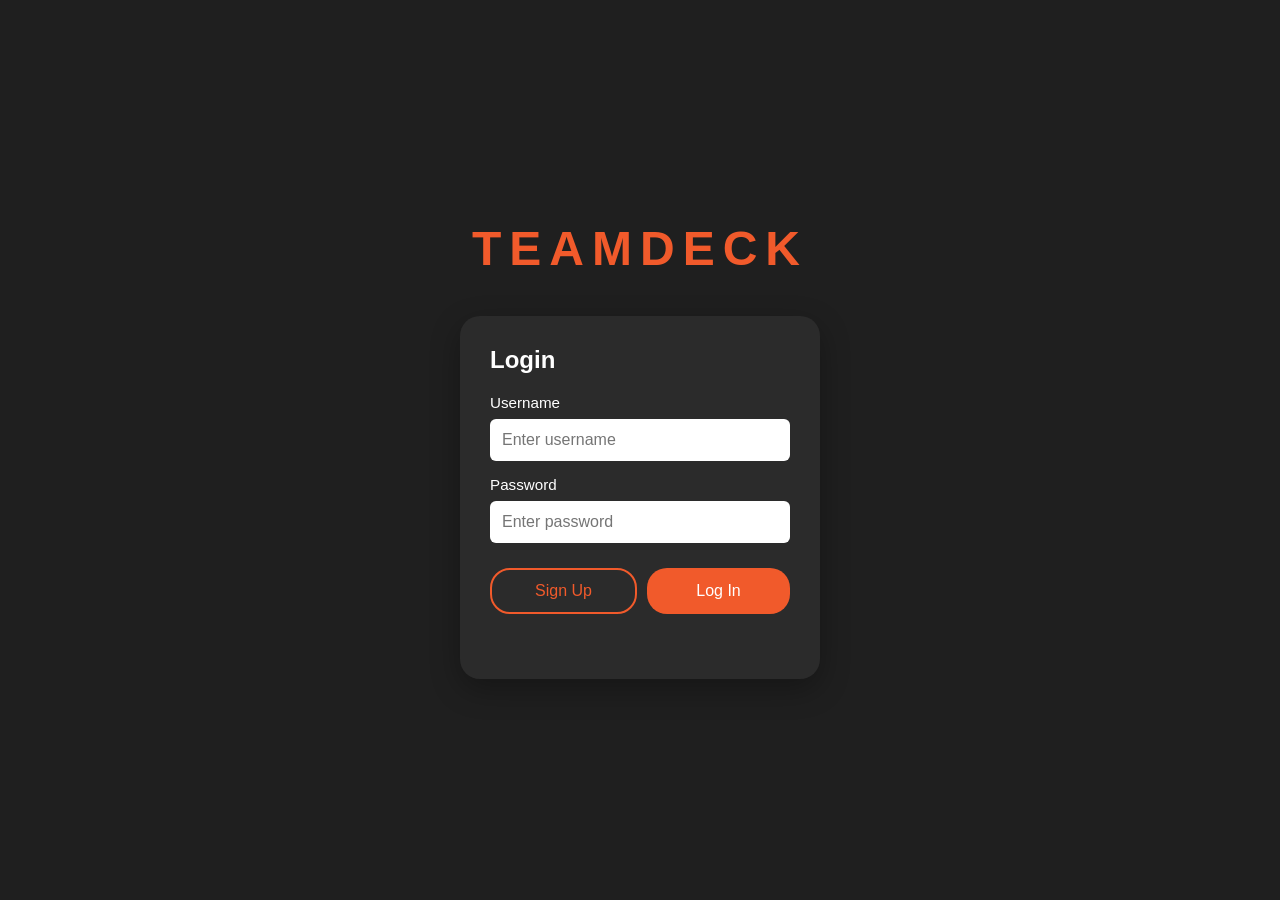
<file: index.html>
<!DOCTYPE html>
<html lang="en">
<head>
  <meta charset="UTF-8" />
  <meta name="viewport" content="width=device-width, initial-scale=1.0" />
  <title>TeamDeck Login</title>
  <link rel="stylesheet" href="style.css" />
</head>
<body>
  <div class="page">
    <h1 class="logo">TEAMDECK</h1>

    <div class="login-card">
      <h2>Login</h2>

      <label for="username">Username</label>
      <input type="text" id="username" placeholder="Enter username" />

      <label for="password">Password</label>
      <input type="password" id="password" placeholder="Enter password" />

      <div class="buttons">
        <button id="signupBtn" type="button">Sign Up</button>
        <button id="loginBtn" type="button">Log In</button>
      </div>

      <p id="message"></p>
    </div>
  </div>

  <script src="script.js"></script>
</body>
</html>
</file>
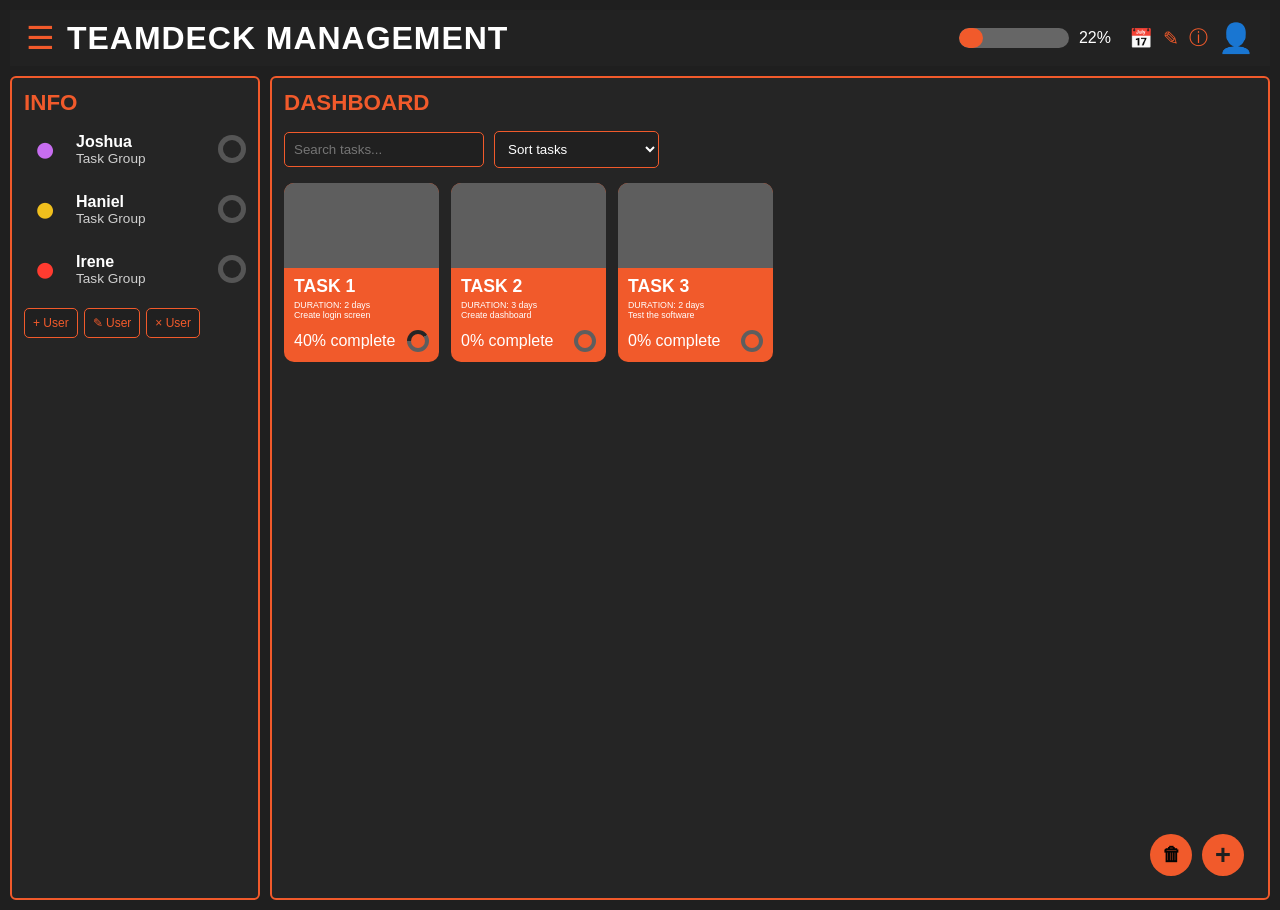
<file: dashboard.html>
<!DOCTYPE html>
<html lang="en">
<head>
  <meta charset="UTF-8" />
  <meta name="viewport" content="width=device-width, initial-scale=1.0" />
  <title>TeamDeck Dashboard</title>
  <link rel="stylesheet" href="dashboard.css" />
</head>
<body>
  <div class="page">
    <header class="topbar">
      <div class="title-group">
        <span class="menu-icon">☰</span>
        <h1>TEAMDECK MANAGEMENT</h1>
      </div>

      <div class="topbar-right">
        <div class="progress">
          <div class="progress-bar">
            <div id="overallProgressFill" class="progress-fill"></div>
          </div>
          <span id="overallProgressText">0%</span>
        </div>

        <div class="top-icons">
          <span>📅</span>
          <span>✎</span>
          <span>ⓘ</span>
          <span class="profile-icon">👤</span>
        </div>
      </div>
    </header>

    <main class="dashboard-layout">
      <aside class="info-panel">
        <h2>INFO</h2>

        <div id="userList"></div>

        <div class="user-actions">
          <button id="addUserButton" type="button">+ User</button>
          <button id="editUserButton" type="button">✎ User</button>
          <button id="deleteUserButton" type="button">× User</button>
        </div>

        <p id="userMessage"></p>

      </aside>

      <section class="main-panel">
        <h2>DASHBOARD</h2>

        <div class="task-tools">
          <input
            type="search"
            id="searchInput"
            placeholder="Search tasks..."
          >

          <select id="sortSelect">
            <option value="default">Sort tasks</option>
            <option value="titleAZ">Title: A-Z</option>
            <option value="titleZA">Title: Z-A</option>
            <option value="progressHigh">Progress: high to low</option>
            <option value="progressLow">Progress: low to high</option>
          </select>
        </div>

        <p id="dashboardMessage"></p>

        <div id="taskForm" class="task-form hidden">
          <h3>Add Task</h3>

          <label for="newTaskTitle">Task title</label>
          <input
            id="newTaskTitle"
            type="text"
            minlength="3"
            maxlength="30"
            required
          >

          <label for="newTaskDuration">Duration in days</label>
          <input
            id="newTaskDuration"
            type="number"
            min="1"
            max="365"
            step="1"
            required
          >

          <label for="newTaskInfo">Task information</label>
          <input
            id="newTaskInfo"
            type="text"
            minlength="3"
            maxlength="60"
            required
          >

          <button id="saveTaskButton" type="button">Save Task</button>
          <button id="cancelTaskButton" type="button">Cancel</button>

          <p id="formMessage"></p>
        </div>

        <div class="task-cards" id="taskCards"></div>

        <div class="bottom-actions">
          <button id="deleteButton" type="button">🗑</button>
          <button id="addButton" type="button">+</button>
        </div>

        
      </section>
    </main>
  </div>

  <script src="dashboard.js"></script>
</body>
</html>
</file>
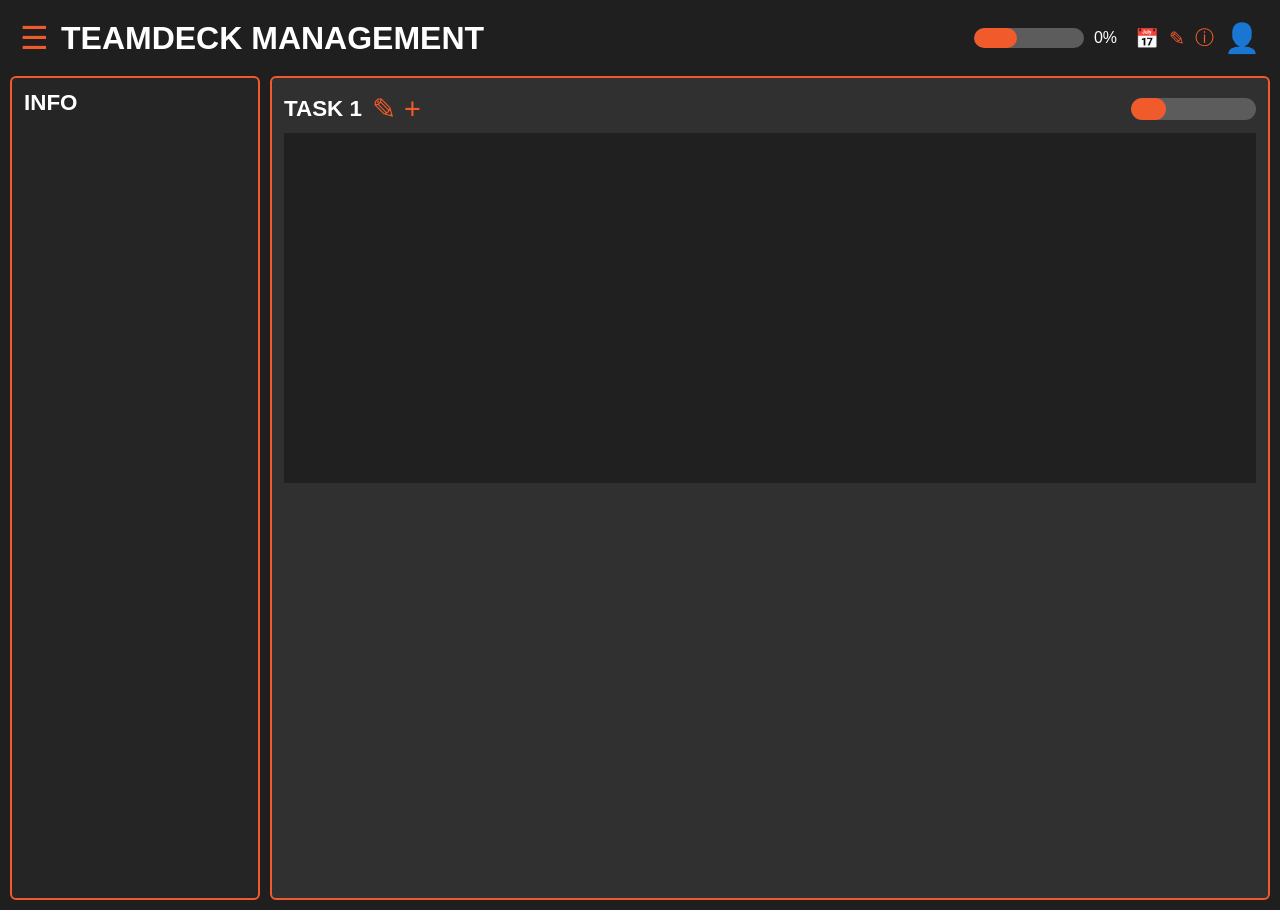
<file: task.html>
<!DOCTYPE html>
<html lang="en">
<head>
  <meta charset="UTF-8" />
  <meta name="viewport" content="width=device-width, initial-scale=1.0" />
  <title>TeamDeck Task</title>
  <link rel="stylesheet" href="task.css" />
</head>
<body>
  <div class="page">
    <header class="topbar">
      <div class="title-group">
        <span class="menu-icon">☰</span>
        <h1>TEAMDECK MANAGEMENT</h1>
      </div>

      <div class="topbar-right">
        <div class="progress">
          <div class="progress-bar">
            <div id="overallProgressFill" class="progress-fill"></div>
          </div>
          <span id="overallProgressText">0%</span>
        </div>

        <div class="top-icons">
          <span>📅</span>
          <span>✎</span>
          <span>ⓘ</span>
          <span class="profile-icon">👤</span>
        </div>
      </div>
    </header>

    <main class="page-layout">
      <aside class="info-panel">
        <h2>INFO</h2>

        <div id="userList"></div>
      </aside>

      <section class="task-panel">
        <div class="task-heading">
          <h2 id="taskTitle">TASK 1</h2>

          <div class="heading-buttons">
            <button id="editTaskButton">✎</button>
            <button id="addRequirementButton">+</button>
          </div>

          <div class="task-progress">
            <div id="taskProgressFill" class="task-progress-fill"></div>
          </div>
        </div>

        <div id="requirements" class="requirements">
          
        </div>

        <div id="editTaskForm" class="edit-task-form hidden">
          <h3>Edit Task</h3>

          <label for="editTaskTitle">Task title</label>
          <input
            id="editTaskTitle"
            type="text"
            minlength="3"
            maxlength="30"
          >

          <label for="editTaskDuration">Duration in days</label>
          <input
            id="editTaskDuration"
            type="number"
            min="1"
            max="365"
            step="1"
            required
          >

          <label for="editTaskInfo">Task information</label>
          <input
            id="editTaskInfo"
            type="text"
            minlength="3"
            maxlength="60"
          >

          <button id="saveEditButton" type="button">Save Changes</button>
          <button id="cancelEditButton" type="button">Cancel</button>

          <p id="editFormMessage"></p>
        </div>

        <p id="taskMessage"></p>
      </section>
    </main>
  </div>

  <script src="task.js"></script>
</body>
</html>
</file>
<file: style.css>
* {
  margin: 0;
  padding: 0;
  box-sizing: border-box;
  font-family: Arial, Helvetica, sans-serif;
}

body {
  min-height: 100vh;
  background: #1f1f1f;
  display: flex;
  justify-content: center;
  align-items: center;
  color: #ffffff;
}

.page {
  width: 100%;
  max-width: 900px;
  padding: 20px;
  text-align: center;
}

.logo {
  font-size: 3rem;
  letter-spacing: 0.5rem;
  color: #f15a2b;
  margin-bottom: 40px;
}

.login-card {
  width: 100%;
  max-width: 360px;
  margin: 0 auto;
  background: #2b2b2b;
  padding: 30px;
  border-radius: 20px;
  text-align: left;
  box-shadow: 0 10px 30px rgba(0, 0, 0, 0.3);
}

.login-card h2 {
  margin-bottom: 20px;
  color: #ffffff;
}

.login-card label {
  display: block;
  margin: 15px 0 8px;
  font-size: 0.95rem;
}

.login-card input {
  width: 100%;
  padding: 12px;
  border: none;
  border-radius: 6px;
  outline: none;
  font-size: 1rem;
}

.buttons {
  display: flex;
  justify-content: space-between;
  gap: 10px;
  margin-top: 25px;
}

.buttons button {
  flex: 1;
  padding: 12px;
  border: none;
  border-radius: 20px;
  cursor: pointer;
  font-size: 1rem;
}

#signupBtn {
  background: transparent;
  color: #f15a2b;
  border: 2px solid #f15a2b;
}

#loginBtn {
  background: #f15a2b;
  color: white;
}

#message {
  margin-top: 15px;
  min-height: 20px;
  font-size: 0.95rem;
}
</file>
<file: dashboard.css>
* {
  margin: 0;
  padding: 0;
  box-sizing: border-box;
  font-family: Arial, Helvetica, sans-serif;
}

body {
  min-height: 100vh;
  background: #1f1f1f;
  color: white;
}

.page {
  width: 100%;
  min-height: 100vh;
  padding: 10px;
}

.topbar {
  height: 56px;
  display: flex;
  justify-content: space-between;
  align-items: center;
  background: #222;
  padding: 0 16px;
  margin-bottom: 10px;
}

.title-group {
  display: flex;
  align-items: center;
  gap: 12px;
}

.menu-icon {
  color: #f15a2b;
  font-size: 2rem;
}

.title-group h1 {
  font-size: 2rem;
  letter-spacing: 0.03em;
}

.topbar-right {
  display: flex;
  align-items: center;
  gap: 18px;
}

.progress {
  display: flex;
  align-items: center;
  gap: 10px;
}
.progress-bar {
  width: 110px;
  height: 20px;
  background: #666;
  border-radius: 20px;
  overflow: hidden;
}
.progress-fill {
  width: 39%;
  height: 100%;
  background: #f15a2b;
  border-radius: 20px;
}

.top-icons {
  display: flex;
  align-items: center;
  gap: 10px;
  font-size: 1.2rem;
  color: #f15a2b;
}

.profile-icon {
  font-size: 1.8rem;
}

.dashboard-layout {
  display: grid;
  grid-template-columns: 250px 1fr;
  gap: 10px;
  min-height: calc(100vh - 76px);
}

.info-panel,
.main-panel {
  border: 2px solid #f15a2b;
  border-radius: 6px;
  background: #252525;
  padding: 12px;
}
.info-panel h2,
.main-panel h2 {
  color: #f15a2b;
  font-size: 1.4rem;
  margin-bottom: 12px;
}

.user-card {
  display: grid;
  grid-template-columns: 42px 1fr 28px;
  align-items: center;
  gap: 10px;
  margin-bottom: 18px;
}

.avatar {
  width: 42px;
  height: 42px;
  border-radius: 50%;
  display: flex;
  justify-content: center;
  align-items: center;
  font-size: 2.3rem;
  line-height: 1;
}

.purple {
  color: #c76df0;
}
.yellow {
  color: #f0bf1d;
}
.red {
  color: #ff3b30;
}

.user-text strong,
.user-text span {
  display: block;
}

.user-text strong {
  font-size: 1rem;
}

.user-text span {
  color: #d0d0d0;
  font-size: 0.85rem;
}

.ring,
.mini-ring {
  width: 24px;
  height: 24px;
  border-radius: 50%;
  display: flex;
  align-items: center;
  justify-content: center;
  flex-shrink: 0;
}

.mini-ring-centre {
  width: 14px;
  height: 14px;
  border-radius: 50%;
  background: #f15a2b;
}

.ring-purple {
  border-top-color: #c76df0;
}

.ring-yellow {
  border-top-color: #f0bf1d;
}

.ring-red {
  border-top-color: #ff3b30;
}

.task-cards {
  display: flex;
  gap: 12px;
  flex-wrap: wrap;
}

.task-card {
  width: 155px;
  background: #f15a2b;
  border-radius: 10px;
  padding: 0 10px 10px;
  color: white;
}
.task-preview {
  height: 85px;
  background: #5e5e5e;
  margin: 0 -10px 8px;
  border-radius: 10px 10px 0 0;
}
.task-info h3 {
  font-size: 1.1rem;
  margin-bottom: 4px;
}
.task-info p {
  font-size: 0.55rem;
  line-height: 1.1;
}
.task-footer {
  display: flex;
  justify-content: space-between;
  align-items: center;
  margin-top: 10px;
}

.members {
  display: flex;
  margin-left: 2px;
}

.member {
  width: 12px;
  height: 12px;
  border-radius: 50%;
  border: 2px solid #252525;
  margin-left: -4px;
}

.member.purple {
  background: #c76df0;
}
.member.yellow {
  background: #f0bf1d;
}
.member.red {
  background: #ff3b30;
}

.mini-ring {
  width: 22px;
  height: 22px;
  border-width: 4px;
  border-top-color: #444;
}

.bottom-actions {
  position: absolute;
  right: 24px;
  bottom: 22px;
  display: flex;
  gap: 10px;
}

.main-panel {
  position: relative;
}

.bottom-actions button {
  width: 42px;
  height: 42px;
  border: none;
  border-radius: 50%;
  background: #f15a2b;
  color: #1f1f1f;
  font-size: 1.7rem;
  font-weight: bold;
  cursor: pointer;
}

#editButton {
  font-size: 1.8rem;
}

@media (max-width: 850px) {
  .dashboard-layout {
    grid-template-columns: 1fr;
  }

  .bottom-actions {
    position: static;
    margin-top: 20px;
    justify-content: flex-end;
  }
}

.task-card {
  cursor: pointer;
  transition: transform 0.2s ease, box-shadow 0.2s ease;
}

.task-card:hover {
  transform: translateY(-4px);
  box-shadow: 0 5px 12px rgba(241, 90, 43, 0.5);
}

.task-tools {
  display: flex;
  gap: 10px;
  align-items: center;
  margin-bottom: 18px;
}

.task-tools input,
.task-tools select,
.task-form input {
  padding: 10px;
  border: 1px solid #f15a2b;
  border-radius: 5px;
  background: #202020;
  color: white;
}

.task-tools input {
  width: 220px;
}

.task-tools select {
  color: white;
}

.task-tools button,
.task-form button {
  padding: 10px 14px;
  border: none;
  border-radius: 5px;
  background: #f15a2b;
  color: white;
  cursor: pointer;
}

.task-form {
  width: 300px;
  background: #202020;
  border: 1px solid #f15a2b;
  border-radius: 6px;
  padding: 15px;
  margin-bottom: 20px;
}

.task-form h3 {
  margin-bottom: 12px;
  color: #f15a2b;
}

.task-form label {
  display: block;
  margin-top: 10px;
  margin-bottom: 5px;
}

.task-form input {
  width: 100%;
}

.task-form button {
  margin-top: 15px;
}

.task-form #cancelTaskButton {
  background: #555;
}

.hidden {
  display: none;
}

#dashboardMessage,
#formMessage {
  margin: 10px 0;
  color: #f15a2b;
}

.task-tools {
  display: flex;
  gap: 10px;
  align-items: center;
  margin: 15px 0;
}

.task-tools input,
.task-tools select,
.task-form input {
  padding: 9px;
  border: 1px solid #f15a2b;
  border-radius: 5px;
  background: #202020;
  color: white;
}

.task-tools input {
  width: 200px;
}

.task-tools select {
  cursor: pointer;
}

.task-form {
  width: 320px;
  margin-bottom: 15px;
  padding: 15px;
  border: 1px solid #f15a2b;
  border-radius: 6px;
  background: #202020;
}

.task-form h3 {
  margin-bottom: 12px;
  color: #f15a2b;
}

.task-form label {
  display: block;
  margin: 10px 0 5px;
}

.task-form input {
  width: 100%;
}

.task-form button {
  margin-top: 14px;
  padding: 9px 12px;
  border: none;
  border-radius: 5px;
  background: #f15a2b;
  color: white;
  cursor: pointer;
}

#cancelTaskButton {
  background: #555;
}

.hidden {
  display: none;
}

#formMessage,
#dashboardMessage {
  margin: 10px 0;
  color: #f15a2b;
}

@media (max-width: 700px) {
  .task-tools {
    align-items: stretch;
    flex-direction: column;
  }

  .task-tools input {
    width: 100%;
  }
}

#deleteButton {
  color: #050505;
  font-size: 1.2rem;
}

.delete-mode {
  outline: 3px solid #ff3b30;
  cursor: crosshair;
}

.user-actions {
  display: flex;
  flex-wrap: wrap;
  gap: 6px;
  margin-top: 15px;
}

.user-actions button {
  padding: 7px 8px;
  border: 1px solid #f15a2b;
  border-radius: 5px;
  background: #202020;
  color: #f15a2b;
  cursor: pointer;
  font-size: 0.75rem;
}

.user-actions button:hover {
  background: #f15a2b;
  color: white;
}

#userMessage {
  margin-top: 10px;
  color: #f15a2b;
  font-size: 0.8rem;
}

.ring {
  width: 28px;
  height: 28px;
  border: none;
  border-radius: 50%;
  display: flex;
  align-items: center;
  justify-content: center;
  flex-shrink: 0;
}

.ring-centre {
  width: 18px;
  height: 18px;
  border-radius: 50%;
  background: #252525;
}

.user-card {
  cursor: pointer;
}

.selected-user {
  background: #303030;
  border-left: 3px solid #f15a2b;
  border-radius: 5px;
  padding-left: 5px;
}

.task-info h3,
.task-info p {
  overflow-wrap: anywhere;
  word-break: break-word;
}

.task-info {
  min-width: 0;
}
</file>
<file: task.css>
* {
  margin: 0;
  padding: 0;
  box-sizing: border-box;
  font-family: Arial, Helvetica, sans-serif;
}

body {
  min-height: 100vh;
  background: #1f1f1f;
  color: white;
}

.page {
  min-height: 100vh;
  padding: 10px;
}

.topbar {
  height: 56px;
  display: flex;
  justify-content: space-between;
  align-items: center;
  padding: 0 10px;
  margin-bottom: 10px;
}

.title-group {
  display: flex;
  align-items: center;
  gap: 12px;
}

.menu-icon {
  color: #f15a2b;
  font-size: 2rem;
}

.title-group h1 {
  font-size: 2rem;
}

.topbar-right {
  display: flex;
  align-items: center;
  gap: 18px;
}

.progress {
  display: flex;
  align-items: center;
  gap: 10px;
}

.progress-bar {
  width: 110px;
  height: 20px;
  background: #5c5c5c;
  border-radius: 20px;
  overflow: hidden;
}

.progress-fill {
  width: 39%;
  height: 100%;
  background: #f15a2b;
  border-radius: 20px;
}

.top-icons {
  display: flex;
  align-items: center;
  gap: 10px;
  color: #f15a2b;
  font-size: 1.2rem;
}

.profile-icon {
  font-size: 1.8rem;
}

.page-layout {
  display: grid;
  grid-template-columns: 250px 1fr;
  gap: 10px;
  min-height: calc(100vh - 76px);
}

.info-panel,
.task-panel {
  border: 2px solid #f15a2b;
  border-radius: 6px;
  background: #252525;
  padding: 12px;
}

.info-panel h2,
.task-heading h2 {
  color: #ffffff;
  font-size: 1.4rem;
  margin-bottom: 12px;
}

.user-card {
  display: grid;
  grid-template-columns: 42px 1fr 28px;
  align-items: center;
  gap: 10px;
  margin-bottom: 18px;
}

.avatar {
  width: 42px;
  height: 42px;
  border-radius: 50%;
  display: flex;
  justify-content: center;
  align-items: center;
  font-size: 2.3rem;
}

.purple {
  color: #c76df0;
}

.yellow {
  color: #f0bf1d;
}

.red {
  color: #ff3b30;
}

.user-text strong,
.user-text span {
  display: block;
}

.user-text span {
  font-size: 0.85rem;
}

.ring {
  width: 28px;
  height: 28px;
  border: 5px solid #555;
  border-radius: 50%;
  border-top-color: #f15a2b;
}

.ring-purple {
  border-top-color: #c76df0;
}

.ring-yellow {
  border-top-color: #f0bf1d;
}

.ring-red {
  border-top-color: #ff3b30;
}

.task-panel {
  background: #303030;
  position: relative;
}

.task-heading {
  display: flex;
  align-items: center;
  gap: 10px;
  position: relative;
  height: 38px;
}

.task-heading h2 {
  margin: 0;
}

.heading-buttons {
  display: flex;
  gap: 8px;
}

.heading-buttons button {
  border: none;
  background: transparent;
  color: #f15a2b;
  font-size: 1.8rem;
  cursor: pointer;
}

.task-progress {
  width: 125px;
  height: 22px;
  margin-left: auto;
  background: #5c5c5c;
  border-radius: 20px;
  overflow: hidden;
}

.task-progress-fill {
  width: 28%;
  height: 100%;
  background: #f15a2b;
  border-radius: 20px;
}

.requirements {
  min-height: 350px;
  margin-top: 5px;
  padding: 12px 14px;
  background: #202020;
}

.requirement-row {
  min-height: 27px;
  display: flex;
  justify-content: space-between;
  align-items: center;
  font-size: 1.05rem;
}

.requirement-controls {
  display: flex;
  align-items: center;
  gap: 10px;
}

.person {
  font-size: 1.4rem;
}

.status-select {
  width: 125px;
  border: none;
  outline: none;
  background: transparent;
  font-size: 1rem;
  cursor: pointer;
  appearance: none;
}

.status-select.completed {
  color: #00bd69;
}

.status-select.in-progress {
  color: #f15a2b;
}

.status-select.not-started {
  color: #eeeeee;
}

.status-select option {
  background: #303030;
  color: white;
}

.arrow {
  color: #f15a2b;
  font-size: 1.6rem;
}

.milestone {
  display: flex;
  align-items: center;
  gap: 8px;
  margin: 12px 0 5px;
  color: #f15a2b;
  font-size: 1rem;
}

.milestone-line {
  height: 2px;
  flex: 1;
  background: #f15a2b;
}

#taskMessage {
  color: #f15a2b;
  margin-top: 12px;
}

@media (max-width: 800px) {
  .page-layout {
    grid-template-columns: 1fr;
  }

  .topbar {
    height: auto;
    align-items: flex-start;
    gap: 15px;
    flex-direction: column;
  }

  .topbar-right {
    width: 100%;
    justify-content: space-between;
  }

  .requirement-row {
    align-items: flex-start;
    gap: 8px;
    flex-direction: column;
  }
}

.edit-task-form {
  width: 320px;
  margin-top: 20px;
  padding: 15px;
  border: 1px solid #f15a2b;
  border-radius: 6px;
  background: #202020;
}

.edit-task-form h3 {
  color: #f15a2b;
  margin-bottom: 12px;
}

.edit-task-form label {
  display: block;
  margin: 10px 0 5px;
}

.edit-task-form input {
  width: 100%;
  padding: 9px;
  border: 1px solid #f15a2b;
  border-radius: 5px;
  background: #303030;
  color: white;
}

.edit-task-form button {
  margin-top: 15px;
  padding: 9px 12px;
  border: none;
  border-radius: 5px;
  background: #f15a2b;
  color: white;
  cursor: pointer;
}

#cancelEditButton {
  background: #555;
}

#editFormMessage {
  margin-top: 10px;
  color: #ff3b30;
}

.hidden {
  display: none;
}

.requirement-name {
  display: flex;
  flex-direction: column;
  gap: 4px;
}

.assigned-users {
  display: flex;
  flex-wrap: wrap;
  gap: 4px;
}

.assigned-user-select {
  max-width: 120px;
  border: 1px solid #f15a2b;
  border-radius: 4px;
  padding: 5px;
  background: #252525;
  color: white;
}

.assigned-user-tag {
  padding: 3px 6px;
  border: 1px solid;
  border-radius: 10px;
  background: transparent;
  cursor: pointer;
  font-size: 0.7rem;
}

.ring {
  width: 28px;
  height: 28px;
  border: none;
  border-radius: 50%;
  display: flex;
  align-items: center;
  justify-content: center;
  flex-shrink: 0;
}

.ring-centre {
  width: 18px;
  height: 18px;
  border-radius: 50%;
  background: #252525;
}

.delete-requirement-button {
  width: 24px;
  height: 24px;
  border: none;
  border-radius: 50%;
  background: transparent;
  color: #ff3b30;
  font-size: 1.3rem;
  cursor: pointer;
  line-height: 1;
}

.delete-requirement-button:hover {
  background: #ff3b30;
  color: white;
}

.requirement-name,
.requirement-name span {
  overflow-wrap: anywhere;
  word-break: break-word;
  min-width: 0;
}
</file>
